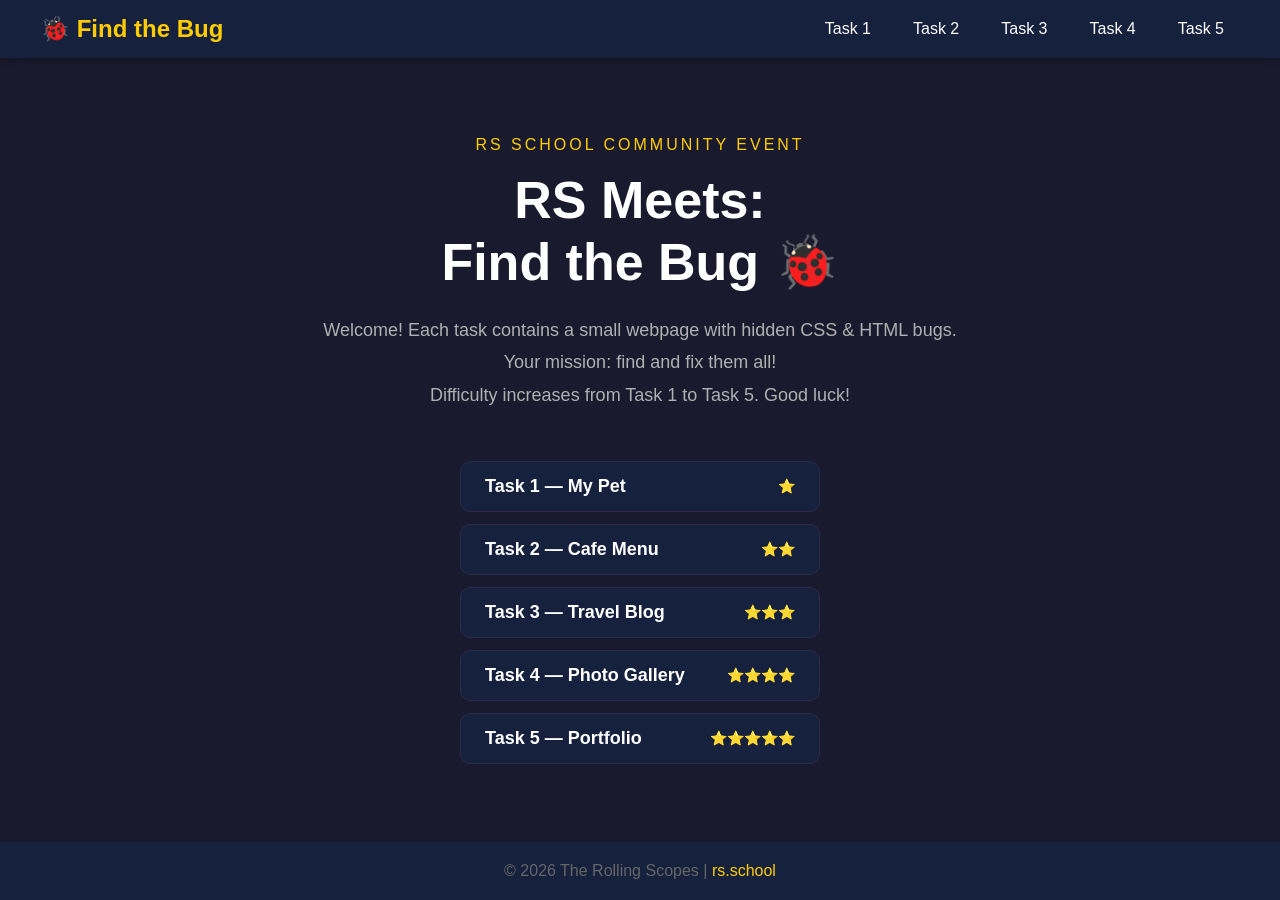
<file: index.html>
<!DOCTYPE html>
<html lang="en">
<head>
    <meta charset="UTF-8">
    <meta name="viewport" content="width=device-width, initial-scale=1.0">
    <title>RS Meets: Find the Bug 🐞</title>
    <link rel="icon" href="data:image/svg+xml,<svg xmlns=%22http://www.w3.org/2000/svg%22 viewBox=%220 0 100 100%22><text y=%22.9em%22 font-size=%2290%22>🐞</text></svg>">
    <link rel="stylesheet" href="styles.css">
</head>
<body>
    <header class="header">
        <nav class="nav">
            <a href="index.html" class="nav-logo">🐞 Find the Bug</a>
            <ul class="nav-links">
                <li><a href="1/index.html">Task 1</a></li>
                <li><a href="2/index.html">Task 2</a></li>
                <li><a href="3/index.html">Task 3</a></li>
                <li><a href="4/index.html">Task 4</a></li>
                <li><a href="5/index.html">Task 5</a></li>
            </ul>
        </nav>
    </header>

    <main class="hero">
        <div class="hero-content">
            <p class="hero-subtitle">RS School Community Event</p>
            <h1 class="hero-title">RS Meets:<br>Find the Bug 🐞</h1>
            <p class="hero-description">
                Welcome! Each task contains a small webpage with hidden CSS &amp; HTML bugs.<br>
                Your mission: find and fix them all!<br>
                Difficulty increases from Task 1 to Task 5. Good luck!
            </p>
            <div class="difficulty">
                <a href="1/index.html" class="difficulty-item">
                    <span class="task-name">Task 1 — My Pet</span>
                    <span class="stars">⭐</span>
                </a>
                <a href="2/index.html" class="difficulty-item">
                    <span class="task-name">Task 2 — Cafe Menu</span>
                    <span class="stars">⭐⭐</span>
                </a>
                <a href="3/index.html" class="difficulty-item">
                    <span class="task-name">Task 3 — Travel Blog</span>
                    <span class="stars">⭐⭐⭐</span>
                </a>
                <a href="4/index.html" class="difficulty-item">
                    <span class="task-name">Task 4 — Photo Gallery</span>
                    <span class="stars">⭐⭐⭐⭐</span>
                </a>
                <a href="5/index.html" class="difficulty-item">
                    <span class="task-name">Task 5 — Portfolio</span>
                    <span class="stars">⭐⭐⭐⭐⭐</span>
                </a>
            </div>
        </div>
    </main>

    <footer class="footer">
        <p>© 2026 The Rolling Scopes | <a href="https://rs.school/" target="_blank">rs.school</a></p>
    </footer>
</body>
</html>
</file>
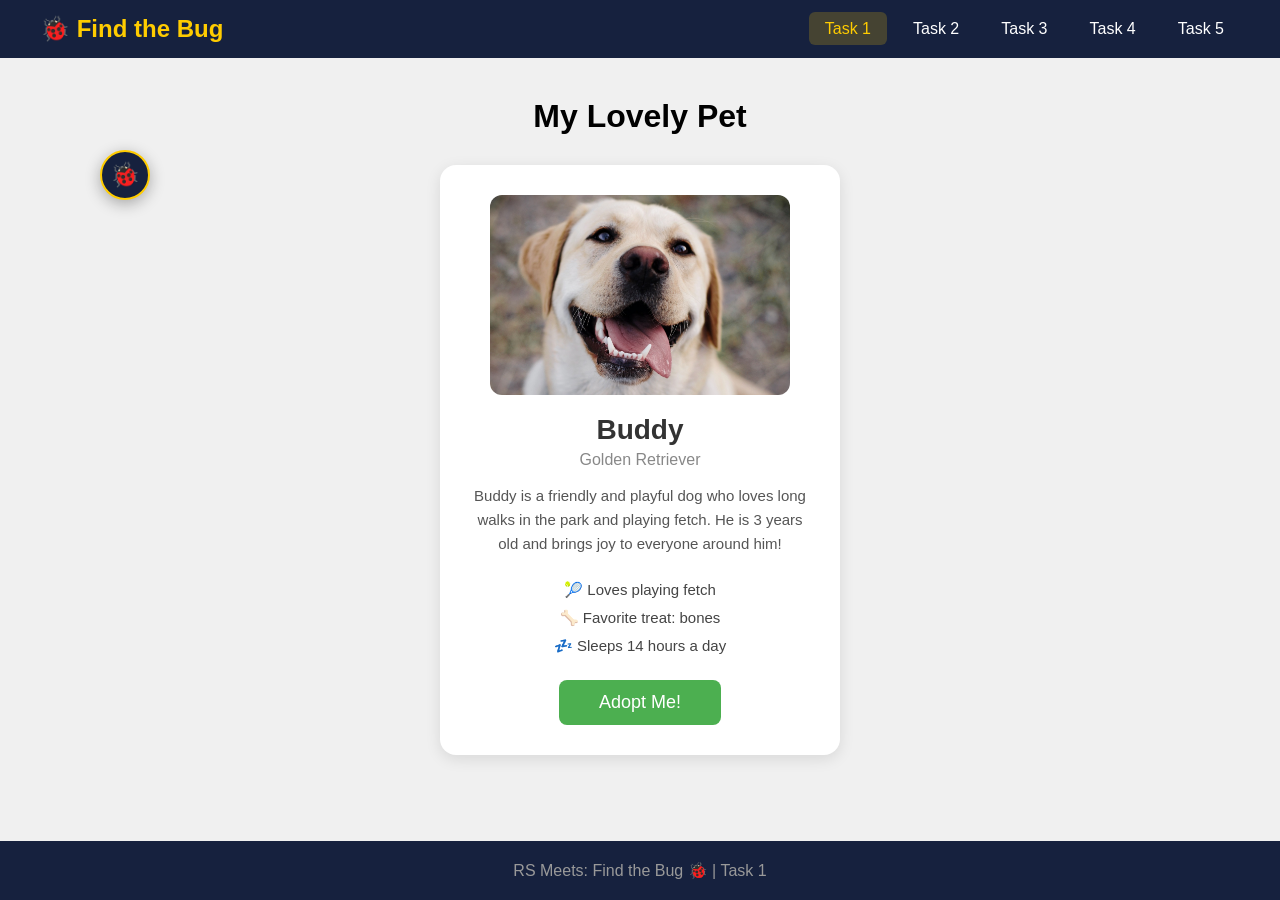
<file: 1/index.html>
<!DOCTYPE html>
<html lang="en">
<head>
    <meta charset="UTF-8">
    <meta name="viewport" content="width=device-width, initial-scale=1.0">
    <title>Task 1 — My Pet</title>
    <link rel="icon" href="data:image/svg+xml,<svg xmlns=%22http://www.w3.org/2000/svg%22 viewBox=%220 0 100 100%22><text y=%22.9em%22 font-size=%2290%22>🐞</text></svg>">
    <link rel="stylesheet" href="../header.css">
    <link rel="stylesheet" href="../hint.css">
    <link rel="stylesheet" href="styles.css">
</head>
<body>
    <header class="header">
        <nav class="nav">
            <a href="../index.html" class="nav-logo">🐞 Find the Bug</a>
            <ul class="nav-links">
                <li><a href="../1/index.html" class="active">Task 1</a></li>
                <li><a href="../2/index.html">Task 2</a></li>
                <li><a href="../3/index.html">Task 3</a></li>
                <li><a href="../4/index.html">Task 4</a></li>
                <li><a href="../5/index.html">Task 5</a></li>
            </ul>
        </nav>
    </header>

    <main class="content">
        <h1 class="page-title">My Lovely Pet</h1>

        <div class="pet-card">
            <img
                class="pet-image"
                src="./../assets/1-dog.jpg"
                alt="Photo of my dog Buddy"
            >
            <h2 class="pet-name">Buddy</h2>
            <p class="pet-breed">Golden Retriever</p>
            <p class="pet-description">
                Buddy is a friendly and playful dog who loves long walks
                in the park and playing fetch. He is 3 years old and
                brings joy to everyone around him!
            </p>
            <ul class="pet-traits">
                <li>🎾 Loves playing fetch</li>
                <li>🦴 Favorite treat: bones</li>
                <li>💤 Sleeps 14 hours a day</li>
            </ul>
            <button class="adopt-button">Adopt Me!</button>
        </div>
    </main>

    <footer class="footer">
        <p>RS Meets: Find the Bug 🐞 | Task 1</p>
    </footer>

    <div class="hint-bug">
        <span class="hint-bug-icon">🐞</span>
        <div class="hint-bug-tooltip">
            <h3>Bugs on this page:</h3>
            <ol>
                <li>Title should be visible (dark on light bg)</li>
                <li>Card content should be centered</li>
                <li>Pet image should be 300px wide</li>
                <li>Pet name should have no strikethrough</li>
                <li>Button should be green (#4CAF50)</li>
            </ol>
        </div>
    </div>
</body>
</html>
</file>
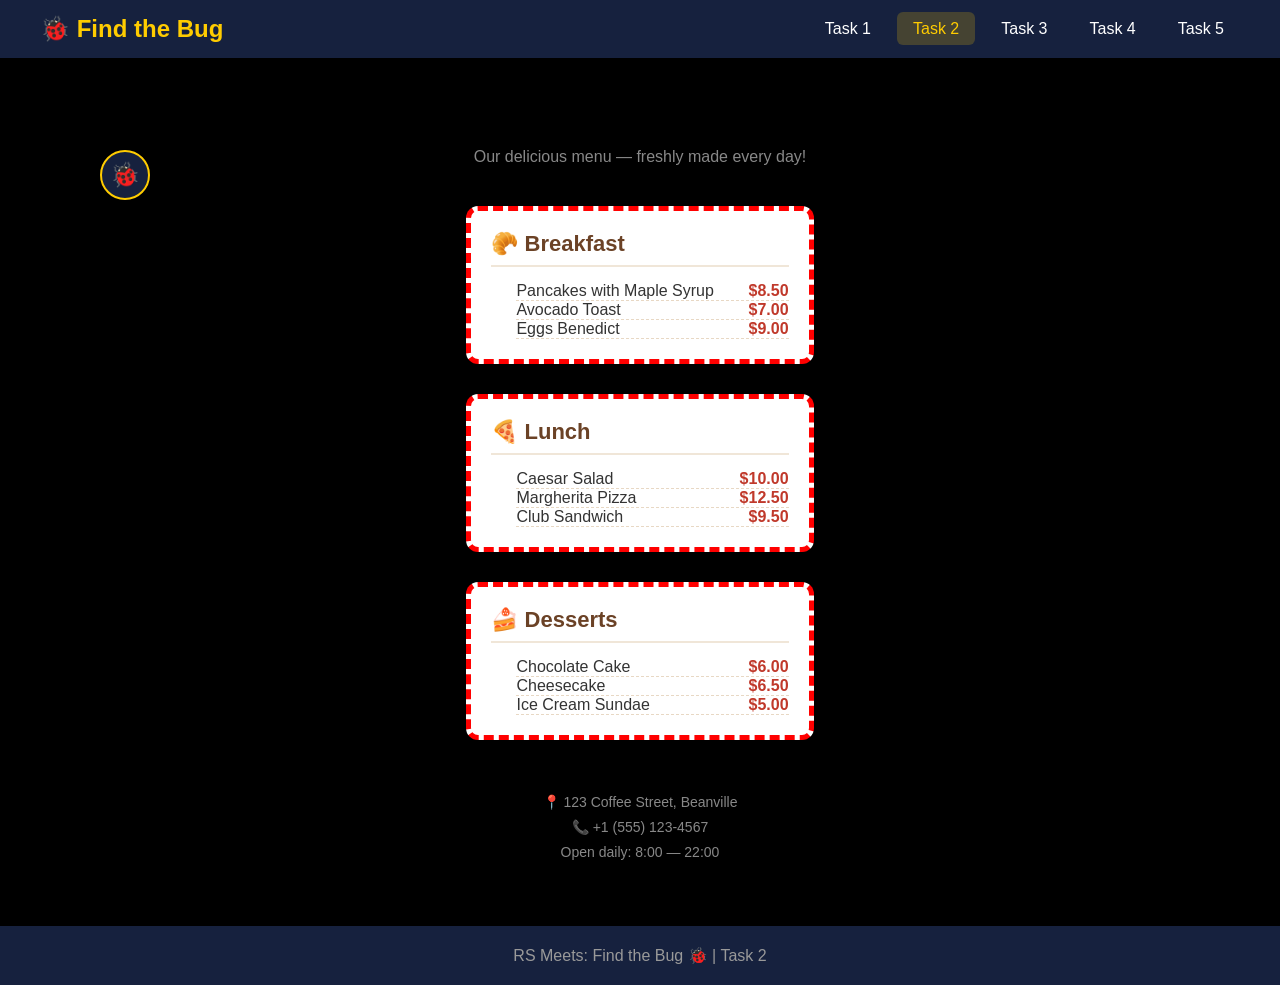
<file: 2/index.html>
<!DOCTYPE html>
<html lang="en">
<head>
    <meta charset="UTF-8">
    <meta name="viewport" content="width=device-width, initial-scale=1.0">
    <title>Task 2 — Cafe Menu</title>
    <link rel="icon" href="data:image/svg+xml,<svg xmlns=%22http://www.w3.org/2000/svg%22 viewBox=%220 0 100 100%22><text y=%22.9em%22 font-size=%2290%22>🐞</text></svg>">
    <link rel="stylesheet" href="../header.css">
    <link rel="stylesheet" href="../hint.css">
    <link rel="stylesheet" href="styles.css">
</head>
<body>
    <header class="header">
        <nav class="nav">
            <a href="../index.html" class="nav-logo">🐞 Find the Bug</a>
            <ul class="nav-links">
                <li><a href="../1/index.html">Task 1</a></li>
                <li><a href="../2/index.html" class="active">Task 2</a></li>
                <li><a href="../3/index.html">Task 3</a></li>
                <li><a href="../4/index.html">Task 4</a></li>
                <li><a href="../5/index.html">Task 5</a></li>
            </ul>
        </nav>
    </header>

    <main class="content">
        <h1 class="menu-title">☕ Cozy Beans Cafe</h1>
        <p class="menu-subtitle">Our delicious menu — freshly made every day!</p>

        <section class="menu-section">
            <h2 class="section-heading">🥐 Breakfast</h2>
            <ol class="menu-list">
                <li>
                    <div class="menu-list-wrapper">
                        <span class="dish-name">Pancakes with Maple Syrup</span>
                        <span class="dish-price">$8.50</span>
                    </div>
                </li>
                <li>
                    <div class="menu-list-wrapper">
                        <span class="dish-name">Avocado Toast</span>
                        <span class="dish-price">$7.00</span>
                    </div>
                </li>
                <li>
                    <div class="menu-list-wrapper">
                        <span class="dish-name">Eggs Benedict</span>
                        <span class="dish-price">$9.00</span>
                    </div>
                </li>
            </ol>
        </section>

        <section class="menu-section">
            <h2 class="section-heading">🍕 Lunch</h2>
            <ol class="menu-list">
                <li>
                    <div class="menu-list-wrapper">
                        <span class="dish-name">Caesar Salad</span>
                        <span class="dish-price">$10.00</span>
                    </div>
                </li>
                <li>
                    <div class="menu-list-wrapper">
                        <span class="dish-name">Margherita Pizza</span>
                        <span class="dish-price">$12.50</span>
                    </div>
                </li>
                <li>
                    <div class="menu-list-wrapper">
                        <span class="dish-name">Club Sandwich</span>
                        <span class="dish-price">$9.50</span>
                    </div>
                </li>
            </ol>
        </section>

        <section class="menu-section">
            <h2 class="section-heading">🍰 Desserts</h2>
            <ol class="menu-list">
                <li>
                    <div class="menu-list-wrapper">
                        <span class="dish-name">Chocolate Cake</span>
                        <span class="dish-price">$6.00</span>
                    </div>
                </li>
                <li>
                    <div class="menu-list-wrapper">
                        <span class="dish-name">Cheesecake</span>
                        <span class="dish-price">$6.50</span>
                    </div>
                </li>
                <li>
                    <div class="menu-list-wrapper">
                        <span class="dish-name">Ice Cream Sundae</span>
                        <span class="dish-price">$5.00</span>
                    </div>
                </li>
            </ol>
        </section>

        <footer class="cafe-footer">
            <p>📍 123 Coffee Street, Beanville</p>
            <p>📞 +1 (555) 123-4567</p>
            <p>Open daily: 8:00 — 22:00</p>
        </footer>
    </main>

    <footer class="footer">
        <p>RS Meets: Find the Bug 🐞 | Task 2</p>
    </footer>

    <div class="hint-bug">
        <span class="hint-bug-icon">🐞</span>
        <div class="hint-bug-tooltip">
            <h3>Bugs on this page:</h3>
            <ol>
                <li>Background should be cream (#fff8f0)</li>
                <li>Cafe title should be visible</li>
                <li>Borders should be thin and solid</li>
                <li>List items should be numbered (1, 2, 3)</li>
                <li>Menu items need vertical padding</li>
            </ol>
        </div>
    </div>
</body>
</html>
</file>
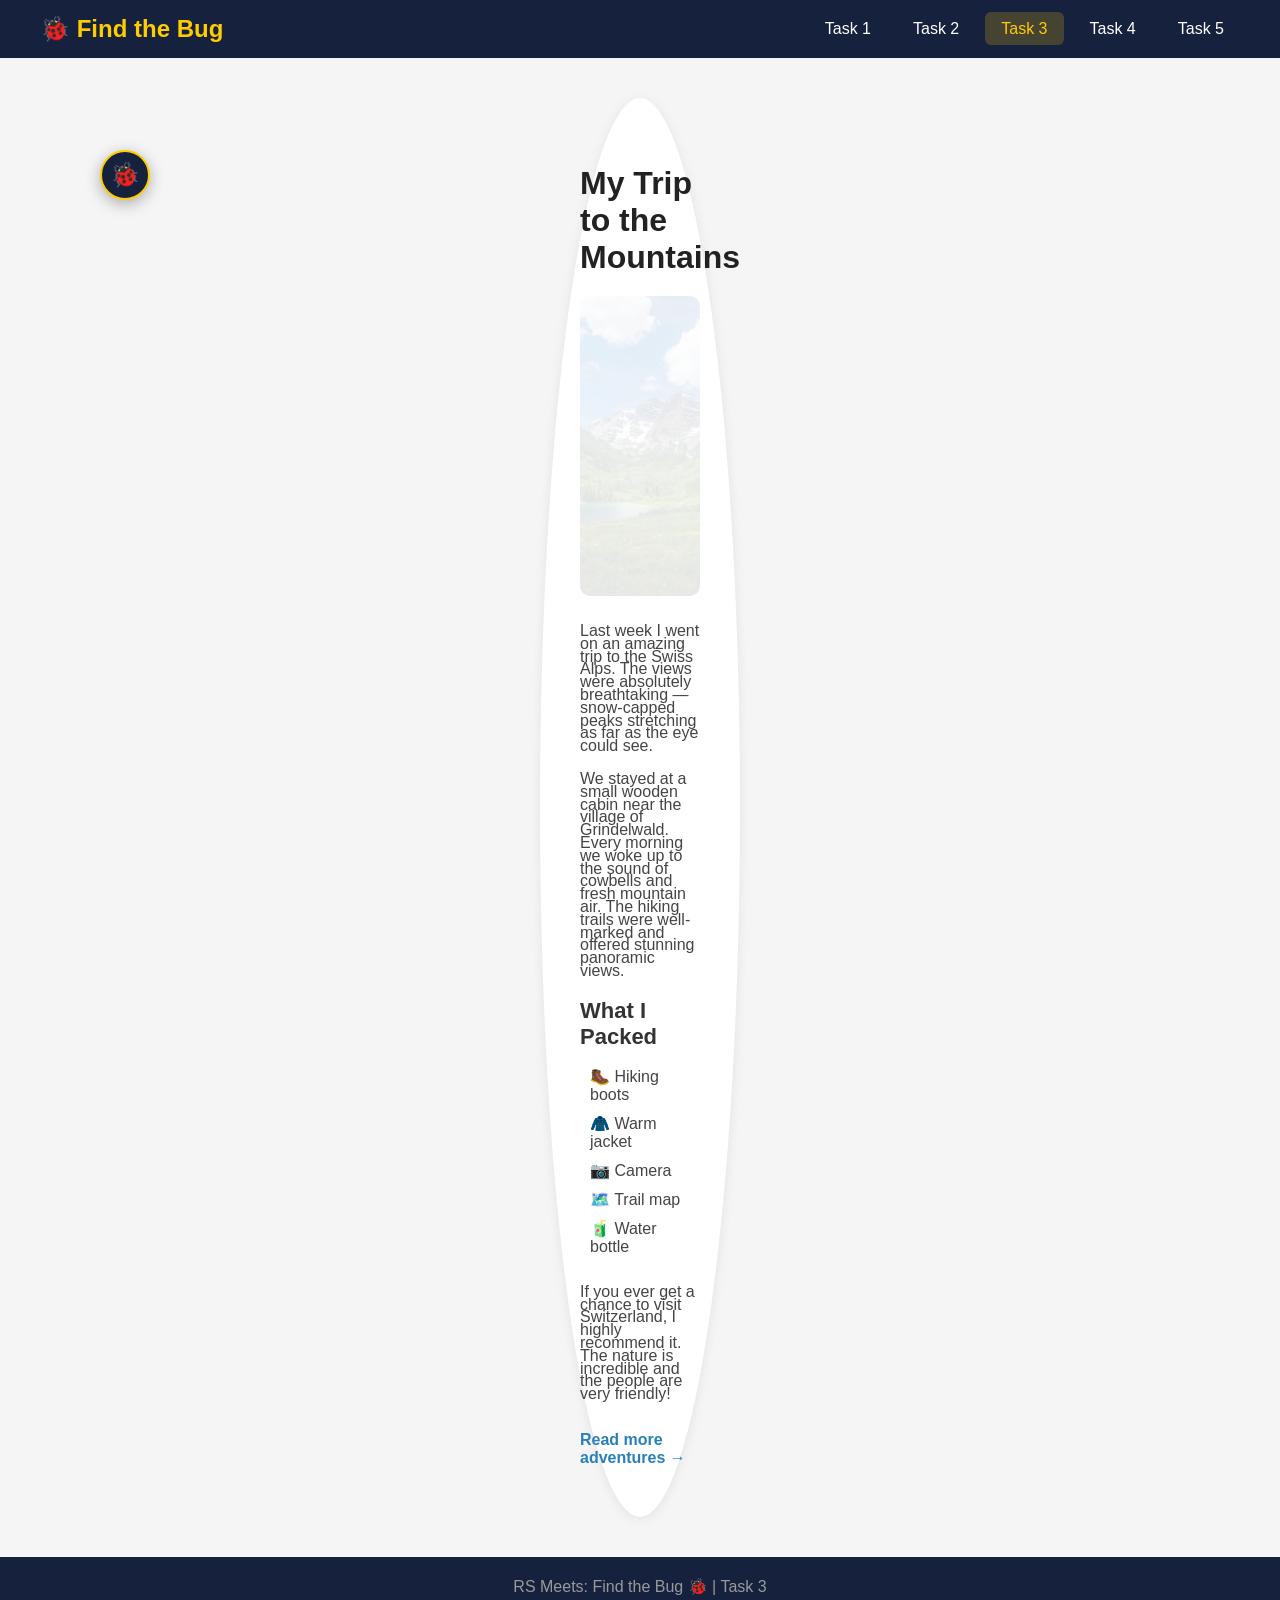
<file: 3/index.html>
<!DOCTYPE html>
<html lang="en">
<head>
    <meta charset="UTF-8">
    <meta name="viewport" content="width=device-width, initial-scale=1.0">
    <title>Task 3 — Travel Blog</title>
    <link rel="icon" href="data:image/svg+xml,<svg xmlns=%22http://www.w3.org/2000/svg%22 viewBox=%220 0 100 100%22><text y=%22.9em%22 font-size=%2290%22>🐞</text></svg>">
    <link rel="stylesheet" href="../header.css">
    <link rel="stylesheet" href="../hint.css">
    <link rel="stylesheet" href="styles.css">
</head>
<body>
    <header class="header">
        <nav class="nav">
            <a href="../index.html" class="nav-logo">🐞 Find the Bug</a>
            <ul class="nav-links">
                <li><a href="../1/index.html">Task 1</a></li>
                <li><a href="../2/index.html">Task 2</a></li>
                <li><a href="../3/index.html" class="active">Task 3</a></li>
                <li><a href="../4/index.html">Task 4</a></li>
                <li><a href="../5/index.html">Task 5</a></li>
            </ul>
        </nav>
    </header>

    <main class="content">
        <article class="blog-post">
            <span class="post-date">📅 March 15, 2026</span>
            <h1 class="post-title">My Trip to the Mountains</h1>

            <img
                class="post-image"
                src="./../assets/3-mountain.jpg"
                alt="Beautiful mountain landscape"
            >

            <p class="post-text">
                Last week I went on an amazing trip to the Swiss Alps.
                The views were absolutely breathtaking — snow-capped peaks
                stretching as far as the eye could see.
            </p>

            <p class="post-text">
                We stayed at a small wooden cabin near the village of Grindelwald.
                Every morning we woke up to the sound of cowbells and fresh mountain air.
                The hiking trails were well-marked and offered stunning panoramic views.
            </p>

            <h2 class="post-subtitle">What I Packed</h2>
            <ul class="packing-list">
                <li>🥾 Hiking boots</li>
                <li>🧥 Warm jacket</li>
                <li>📷 Camera</li>
                <li>🗺️ Trail map</li>
                <li>🧃 Water bottle</li>
            </ul>

            <p class="post-text">
                If you ever get a chance to visit Switzerland, I highly recommend it.
                The nature is incredible and the people are very friendly!
            </p>

            <a href="#" class="read-more">Read more adventures →</a>
        </article>
    </main>

    <footer class="footer">
        <p>RS Meets: Find the Bug 🐞 | Task 3</p>
    </footer>

    <div class="hint-bug">
        <span class="hint-bug-icon">🐞</span>
        <div class="hint-bug-tooltip">
            <h3>Bugs on this page:</h3>
            <ol>
                <li>Article should be ~800px wide</li>
                <li>Date should be visible (gray text)</li>
                <li>Photo should be 100% opacity</li>
                <li>Text lines need comfortable spacing</li>
                <li>Card should have slightly rounded corners</li>
            </ol>
        </div>
    </div>
</body>
</html>
</file>
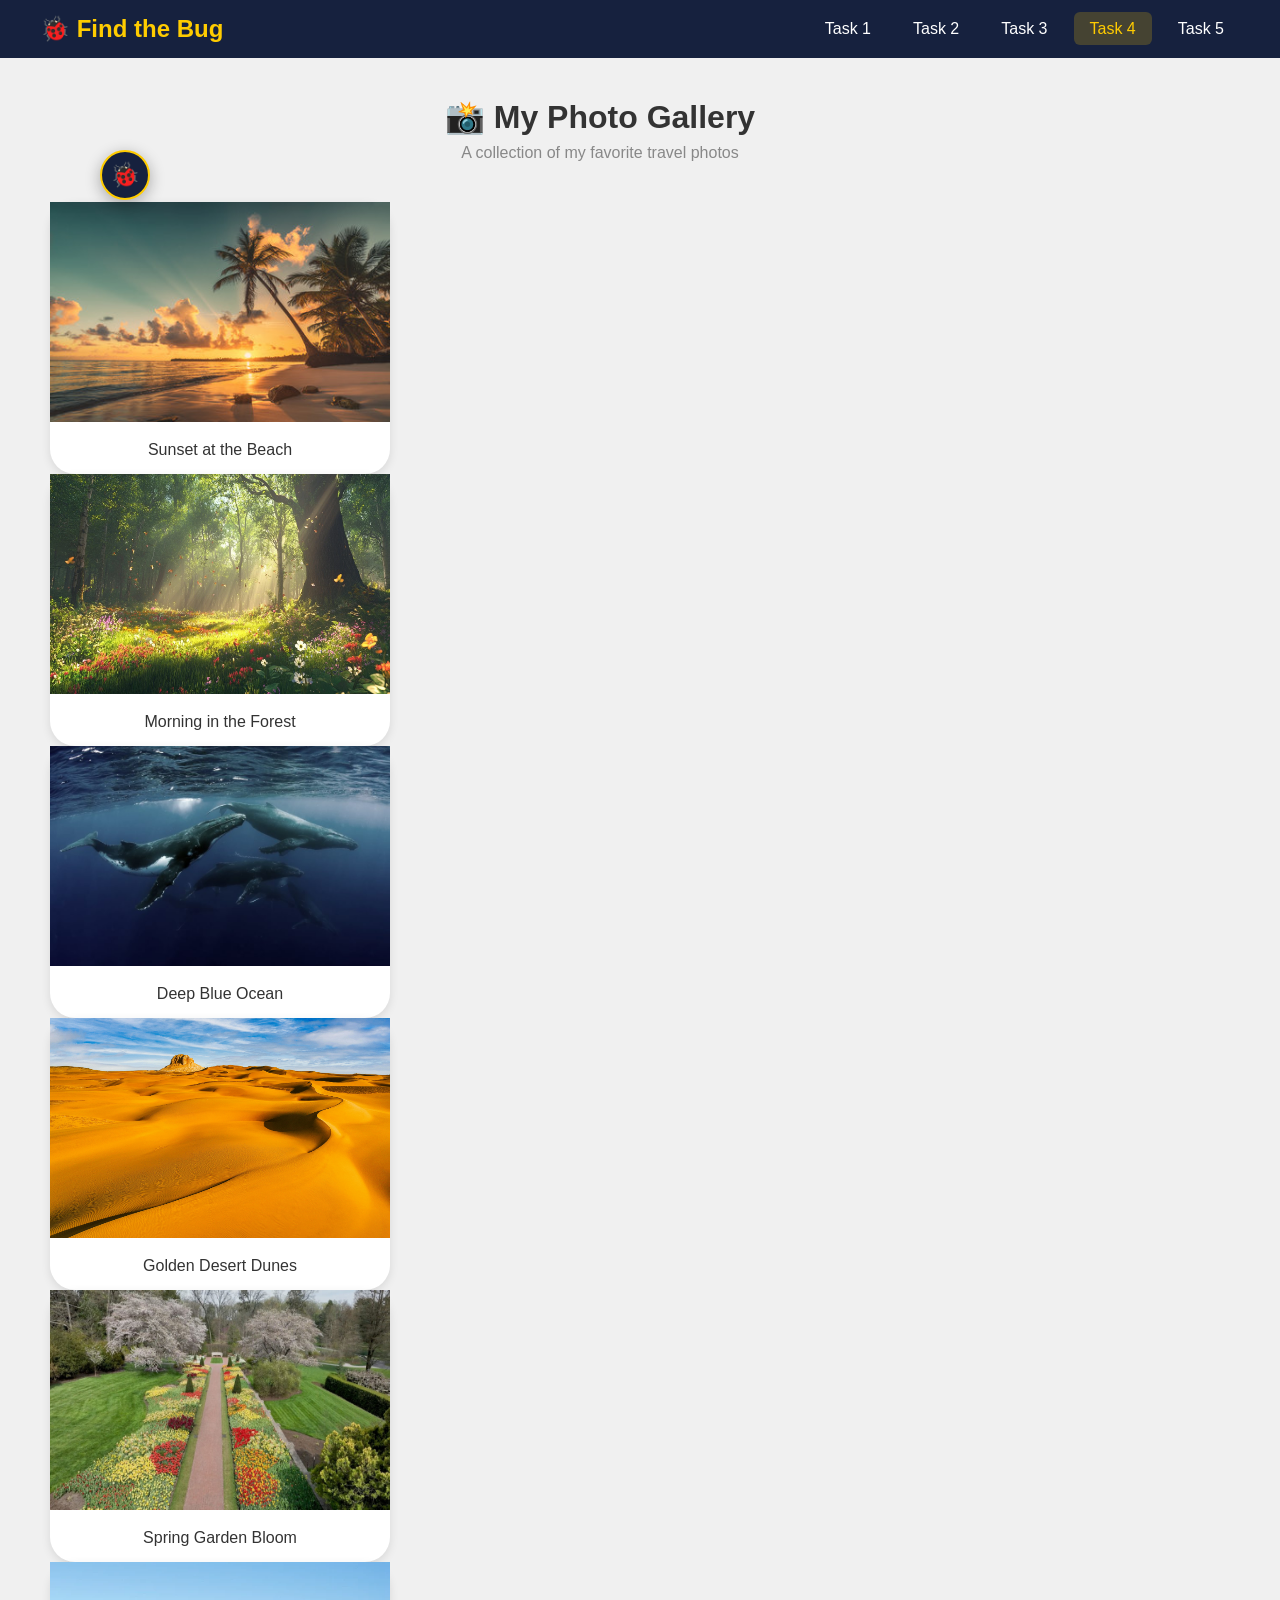
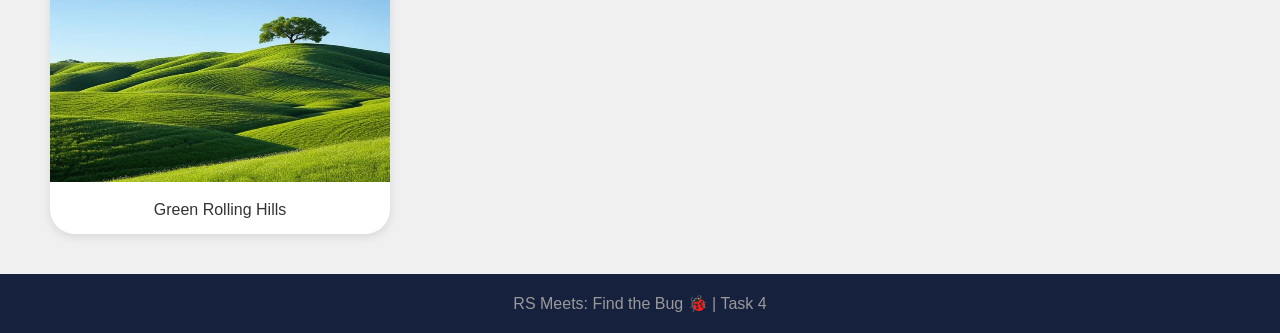
<file: 4/index.html>
<!DOCTYPE html>
<html lang="en">
<head>
    <meta charset="UTF-8">
    <meta name="viewport" content="width=device-width, initial-scale=1.0">
    <title>Task 4 — Photo Gallery</title>
    <link rel="icon" href="data:image/svg+xml,<svg xmlns=%22http://www.w3.org/2000/svg%22 viewBox=%220 0 100 100%22><text y=%22.9em%22 font-size=%2290%22>🐞</text></svg>">
    <link rel="stylesheet" href="../header.css">
    <link rel="stylesheet" href="../hint.css">
    <link rel="stylesheet" href="styles.css">
</head>
<body>
    <header class="header">
        <nav class="nav">
            <a href="../index.html" class="nav-logo">🐞 Find the Bug</a>
            <ul class="nav-links">
                <li><a href="../1/index.html">Task 1</a></li>
                <li><a href="../2/index.html">Task 2</a></li>
                <li><a href="../3/index.html">Task 3</a></li>
                <li><a href="../4/index.html" class="active">Task 4</a></li>
                <li><a href="../5/index.html">Task 5</a></li>
            </ul>
        </nav>
    </header>

    <main class="content">
        <h1 class="gallery-title">📸 My Photo Gallery</h1>
        <p class="gallery-subtitle">A collection of my favorite travel photos</p>

        <div class="gallery">
            <div class="gallery-card">
                <img
                    class="gallery-image"
                    src="./../assets/4-sunset.jpg"
                    alt="Sunset"
                >
                <p class="gallery-caption">Sunset at the Beach</p>
            </div>

            <div class="gallery-card">
                <img
                    class="gallery-image"
                    src="./../assets/4-Forest.webp"
                    alt="Forest"
                >
                <p class="gallery-caption">Morning in the Forest</p>
            </div>

            <div class="gallery-card">
                <img
                    class="gallery-image"
                    src="./../assets/4-Ocean.jpg"
                    alt="Ocean"
                >
                <p class="gallery-caption">Deep Blue Ocean</p>
            </div>

            <div class="gallery-card">
                <img
                    class="gallery-image"
                    src="./../assets/4-Desert.jpeg"
                    alt="Desert"
                >
                <p class="gallery-caption">Golden Desert Dunes</p>
            </div>

            <div class="gallery-card">
                <img
                    class="gallery-image"
                    src="./../assets/4-Spring.jpg"
                    alt="Garden"
                >
                <p class="gallery-caption">Spring Garden Bloom</p>
            </div>

            <div class="gallery-card">
                <img
                    class="gallery-image"
                    src="./../assets/4-Hills.webp"
                    alt="Hills"
                >
                <p class="gallery-caption">Green Rolling Hills</p>
            </div>
        </div>
    </main>

    <footer class="footer">
        <p>RS Meets: Find the Bug 🐞 | Task 4</p>
    </footer>

    <div class="hint-bug">
        <span class="hint-bug-icon">🐞</span>
        <div class="hint-bug-tooltip">
            <h3>Bugs on this page:</h3>
            <ol>
                <li>Photos should be in a flex grid (3 per row)</li>
                <li>Cards should wrap to the next row</li>
                <li>Cards need a ~20px gap between them</li>
                <li>Gallery should be centered</li>
                <li>Photos should be rounded in cards.</li>
            </ol>
        </div>
    </div>
</body>
</html>
</file>
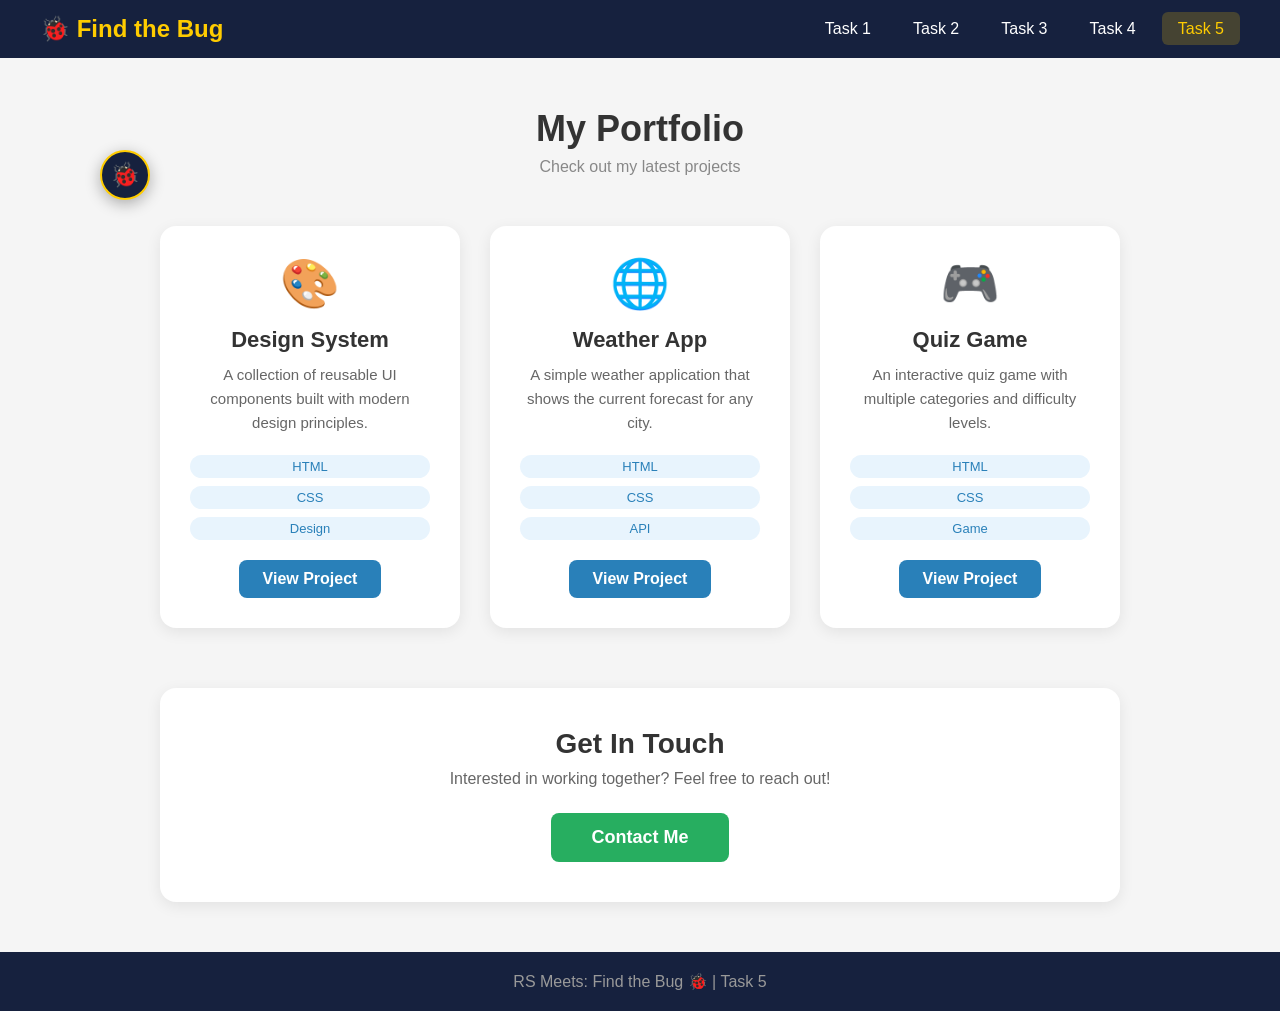
<file: 5/index.html>
<!DOCTYPE html>
<html lang="en">
<head>
    <meta charset="UTF-8">
    <meta name="viewport" content="width=device-width, initial-scale=1.0">
    <title>Task 5 — Portfolio</title>
    <link rel="icon" href="data:image/svg+xml,<svg xmlns=%22http://www.w3.org/2000/svg%22 viewBox=%220 0 100 100%22><text y=%22.9em%22 font-size=%2290%22>🐞</text></svg>">
    <link rel="stylesheet" href="../header.css">
    <link rel="stylesheet" href="../hint.css">
    <link rel="stylesheet" href="styles.css">
</head>
<body>
    <header class="header">
        <nav class="nav">
            <a href="../index.html" class="nav-logo">🐞 Find the Bug</a>
            <ul class="nav-links">
                <li><a href="../1/index.html">Task 1</a></li>
                <li><a href="../2/index.html">Task 2</a></li>
                <li><a href="../3/index.html">Task 3</a></li>
                <li><a href="../4/index.html">Task 4</a></li>
                <li><a href="../5/index.html" class="active">Task 5</a></li>
            </ul>
        </nav>
    </header>

    <main class="content">
        <h1 class="portfolio-title">My Portfolio</h1>
        <p class="portfolio-subtitle">Check out my latest projects</p>

        <div class="projects">
            <div class="project-card">
                <div class="project-icon">🎨</div>
                <h2 class="project-name">Design System</h2>
                <p class="project-description">
                    A collection of reusable UI components built
                    with modern design principles.
                </p>
                <div class="project-tags">
                    <span class="tag">HTML</span>
                    <span class="tag">CSS</span>
                    <span class="tag">Design</span>
                </div>
                <a href="#" class="project-link">View Project</a>
            </div>

            <div class="project-card">
                <div class="project-icon">🌐</div>
                <h2 class="project-name">Weather App</h2>
                <p class="project-description">
                    A simple weather application that shows
                    the current forecast for any city.
                </p>
                <div class="project-tags">
                    <span class="tag">HTML</span>
                    <span class="tag">CSS</span>
                    <span class="tag">API</span>
                </div>
                <a href="#" class="project-link">View Project</a>
            </div>

            <div class="project-card">
                <div class="project-icon">🎮</div>
                <h2 class="project-name">Quiz Game</h2>
                <p class="project-description">
                    An interactive quiz game with multiple
                    categories and difficulty levels.
                </p>
                <div class="project-tags">
                    <span class="tag">HTML</span>
                    <span class="tag">CSS</span>
                    <span class="tag">Game</span>
                </div>
                <a href="#" class="project-link">View Project</a>
            </div>
        </div>

        <section class="contact-section">
            <h2 class="contact-title">Get In Touch</h2>
            <p class="contact-text">
                Interested in working together? Feel free to reach out!
            </p>
            <a href="#" class="contact-button">Contact Me</a>
        </section>
    </main>

    <footer class="footer">
        <p>RS Meets: Find the Bug 🐞 | Task 5</p>
    </footer>

    <div class="hint-bug">
        <span class="hint-bug-icon">🐞</span>
        <div class="hint-bug-tooltip">
            <h3>Bugs on this page:</h3>
            <ol>
                <li>Cards should wrap to the next line</li>
                <li>Cards should lift up + stronger shadow on hover</li>
                <li>Hover effect should have smooth transition on cards</li>
                <li>Tags should be in a horizontal row</li>
                <li>Link (View Project) cursor should be a pointer (hand)</li>
            </ol>
        </div>
    </div>
</body>
</html>
</file>
<file: styles.css>
* {
    margin: 0;
    padding: 0;
    box-sizing: border-box;
}

body {
    font-family: 'Segoe UI', Tahoma, Geneva, Verdana, sans-serif;
    min-height: 100vh;
    display: flex;
    flex-direction: column;
    background: #1a1a2e;
    color: #ffffff;
}

.header {
    background: #16213e;
    padding: 15px 30px;
    box-shadow: 0 2px 10px rgba(0, 0, 0, 0.3);
}

.nav {
    display: flex;
    justify-content: space-between;
    align-items: center;
    max-width: 1200px;
    margin: 0 auto;
}

.nav-logo {
    font-size: 24px;
    font-weight: bold;
    color: #ffcc00;
    text-decoration: none;
}

.nav-links {
    display: flex;
    list-style: none;
    gap: 10px;
}

.nav-links a {
    color: #ffffff;
    text-decoration: none;
    padding: 8px 16px;
    border-radius: 6px;
    transition: background 0.3s;
}

.nav-links a:hover {
    background: rgba(255, 204, 0, 0.2);
    color: #ffcc00;
}

.hero {
    flex: 1;
    display: flex;
    align-items: center;
    justify-content: center;
    text-align: center;
    padding: 60px 20px;
}

.hero-content {
    max-width: 700px;
}

.hero-subtitle {
    color: #ffcc00;
    font-size: 16px;
    text-transform: uppercase;
    letter-spacing: 3px;
    margin-bottom: 15px;
}

.hero-title {
    font-size: 52px;
    margin-bottom: 20px;
    line-height: 1.2;
}

.hero-description {
    font-size: 18px;
    color: #b0b0b0;
    margin-bottom: 50px;
    line-height: 1.8;
}

.difficulty {
    display: flex;
    flex-direction: column;
    gap: 12px;
    align-items: center;
}

.difficulty-item {
    display: flex;
    justify-content: space-between;
    align-items: center;
    width: 360px;
    background: #16213e;
    padding: 14px 24px;
    border-radius: 10px;
    border: 1px solid #2a2a4a;
    text-decoration: none;
    transition: transform 0.3s, border-color 0.3s;
}

.difficulty-item:hover {
    transform: translateX(8px);
    border-color: #ffcc00;
}

.task-name {
    color: #ffffff;
    font-size: 18px;
    font-weight: 600;
}

.stars {
    font-size: 14px;
}

.footer {
    text-align: center;
    padding: 20px;
    color: #666;
    background: #16213e;
}

.footer a {
    color: #ffcc00;
    text-decoration: none;
}
</file>
<file: header.css>
* {
    margin: 0;
    padding: 0;
    box-sizing: border-box;
}

body {
    font-family: 'Segoe UI', Tahoma, Geneva, Verdana, sans-serif;
    min-height: 100vh;
    display: flex;
    flex-direction: column;
}

.header {
    background: #16213e;
    padding: 15px 30px;
}

.nav {
    display: flex;
    justify-content: space-between;
    align-items: center;
    max-width: 1200px;
    margin: 0 auto;
}

.nav-logo {
    font-size: 24px;
    font-weight: bold;
    color: #ffcc00;
    text-decoration: none;
}

.nav-links {
    display: flex;
    list-style: none;
    gap: 10px;
}

.nav-links a {
    color: #ffffff;
    text-decoration: none;
    padding: 8px 16px;
    border-radius: 6px;
    transition: background 0.3s;
}

.nav-links a:hover,
.nav-links a.active {
    background: rgba(255, 204, 0, 0.2);
    color: #ffcc00;
}

.footer {
    text-align: center;
    padding: 20px;
    color: #999;
    background: #16213e;
}
</file>
<file: hint.css>
.hint-bug {
    position: fixed;
    top: 150px;
    left: 100px;
    z-index: 1000;
}

.hint-bug-icon {
    display: flex;
    align-items: center;
    justify-content: center;
    width: 50px;
    height: 50px;
    background: #16213e;
    border: 2px solid #ffcc00;
    border-radius: 50%;
    font-size: 24px;
    cursor: pointer;
    box-shadow: 0 4px 15px rgba(0, 0, 0, 0.3);
    transition: transform 0.3s;
}

.hint-bug:hover .hint-bug-icon {
    transform: scale(1.1);
}

.hint-bug-tooltip {
    position: absolute;
    top: 60px;
    left: 0;
    background: #16213e;
    color: #ffffff;
    padding: 20px;
    border-radius: 12px;
    border: 1px solid #ffcc00;
    width: 280px;
    box-shadow: 0 8px 25px rgba(0, 0, 0, 0.4);
    opacity: 0;
    visibility: hidden;
    transform: translateY(10px);
    transition: opacity 0.3s, visibility 0.3s, transform 0.3s;
}

.hint-bug:hover .hint-bug-tooltip {
    opacity: 1;
    visibility: visible;
    transform: translateY(0);
}

.hint-bug-tooltip h3 {
    color: #ffcc00;
    font-size: 14px;
    margin-bottom: 10px;
}

.hint-bug-tooltip ol {
    padding-left: 18px;
    font-size: 13px;
    line-height: 1.8;
}
</file>
<file: 1/styles.css>
body {
    background: #f0f0f0;
}

.content {
    flex: 1;
    padding: 40px 20px;
    display: flex;
    flex-direction: column;
    align-items: center;
}

.page-title {
    color: black;
    font-size: 32px;
    margin-bottom: 30px;
}

.pet-card {
    background: #ffffff;
    border-radius: 16px;
    padding: 30px;
    max-width: 400px;
    box-shadow: 0 4px 15px rgba(0, 0, 0, 0.1);

    text-align: center;
}

.pet-image {
    width: 300px;
    height: 200px;
    object-fit: cover;
    border-radius: 12px;
    margin-bottom: 15px;
}

.pet-name {
    font-size: 28px;
    color: #333;
    margin-bottom: 5px;
}

.pet-breed {
    color: #888;
    font-size: 16px;
    margin-bottom: 15px;
}

.pet-description {
    color: #555;
    font-size: 15px;
    line-height: 1.6;
    margin-bottom: 20px;
}

.pet-traits {
    list-style: none;
    margin-bottom: 20px;
}

.pet-traits li {
    padding: 5px 0;
    font-size: 15px;
    color: #444;
}

.adopt-button {
    background-color: #4CAF50;
    color: white;
    border: none;
    padding: 12px 40px;
    font-size: 18px;
    border-radius: 8px;
    cursor: pointer;
}
</file>
<file: 2/styles.css>
body {
    background: #000000;
}

.content {
    flex: 1;
    padding: 40px 20px;
    max-width: 700px;
    margin: 0 auto;
}

.menu-title {
    font-size: 36px;
    color: #4a2c2a;
    text-align: center;
    margin-bottom: 8px;
    visibility: hidden;
}

.menu-subtitle {
    text-align: center;
    color: #888;
    font-size: 16px;
    margin-bottom: 40px;
}

.menu-section {
    margin-bottom: 30px;
    padding: 20px;
    background: #ffffff;
    border-radius: 12px;

    border: 5px dashed red;
}

.section-heading {
    font-size: 22px;
    color: #6b4226;
    margin-bottom: 15px;
    padding-bottom: 8px;
    border-bottom: 2px solid #f0e6d8;
}

.menu-list {
    list-style-type: none;
    padding-left: 25px;
}

.menu-list-wrapper {
    display: flex;
    justify-content: space-between;
    align-items: center;

    padding: 0;
    border-bottom: 1px dashed #e8d8c4;
}

.dish-name {
    font-size: 16px;
    color: #333;
}

.dish-price {
    font-weight: bold;
    font-size: 16px;
    color: #c0392b;
}

.cafe-footer {
    text-align: center;
    margin-top: 30px;
    padding: 20px;
    color: #888;
    font-size: 14px;
    line-height: 1.8;
}
</file>
<file: 3/styles.css>
body {
    background: #f5f5f5;
}

.content {
    flex: 1;
    padding: 40px 20px;
    display: flex;
    justify-content: center;
}

.blog-post {
    background: #ffffff;
    max-width: 200px;
    padding: 40px;
    border-radius: 12px;
    box-shadow: 0 2px 12px rgba(0, 0, 0, 0.08);
}

.post-date {
    display: inline-block;
    color: transparent;
    font-size: 14px;
    margin-bottom: 10px;
}

.post-title {
    font-size: 32px;
    color: #222;
    margin-bottom: 20px;
}

.post-image {
    width: 100%;
    height: 300px;
    object-fit: cover;
    border-radius: 10px;
    margin-bottom: 25px;
    opacity: 0.1;
}

.post-text {
    font-size: 16px;
    color: #444;
    line-height: 0.8;
    margin-bottom: 20px;
}

.post-subtitle {
    font-size: 22px;
    color: #333;
    margin-bottom: 12px;
}

.packing-list {
    list-style: none;
    margin-bottom: 25px;
    padding-left: 10px;
}

.packing-list li {
    padding: 5px 0;
    font-size: 16px;
    color: #444;
}

.blog-post {
    border-radius: 50%;
}

.read-more {
    display: inline-block;
    color: #2980b9;
    font-size: 16px;
    font-weight: 600;
    text-decoration: none;
    padding: 10px 0;
}

.read-more:hover {
    text-decoration: underline;
}
</file>
<file: 4/styles.css>
body {
    background: #f0f0f0;
}

.content {
    flex: 1;
    padding: 40px 20px;
    max-width: 1200px;
}

.gallery-title {
    font-size: 32px;
    color: #333;
    text-align: center;
    margin-bottom: 8px;
}

.gallery-subtitle {
    text-align: center;
    color: #888;
    font-size: 16px;
    margin-bottom: 40px;
}

.gallery {
    display: block;
    max-width: 1100px;
    margin: 0 auto;
    gap: 0;
}

.gallery-card {
    background: #ffffff;
    border-radius: 25px;
    box-shadow: 0 3px 10px rgba(0, 0, 0, 0.1);
    width: 340px;
}

.gallery-image {
    width: 100%;
    height: 220px;
    object-fit: fill;
}

.gallery-caption {
    padding: 15px;
    font-size: 16px;
    color: #333;
    text-align: center;
    font-weight: 500;
}
</file>
<file: 5/styles.css>
body {
    background: #f5f5f5;
}

.content {
    flex: 1;
    padding: 50px 20px;
    max-width: 1100px;
    margin: 0 auto;
}

.portfolio-title {
    font-size: 36px;
    color: #333;
    text-align: center;
    margin-bottom: 8px;
}

.portfolio-subtitle {
    text-align: center;
    color: #888;
    font-size: 16px;
    margin-bottom: 50px;
}

.projects {
    display: flex;
    justify-content: center;
    gap: 30px;
    margin-bottom: 60px;

}

.project-card {
    background: #ffffff;
    border-radius: 16px;
    padding: 30px;
    width: 300px;
    box-shadow: 0 4px 15px rgba(0, 0, 0, 0.08);
    text-align: center;

}

.project-card:hover {
    box-shadow: 0 4px 15px rgba(0, 0, 0, 0.08);
}

.project-icon {
    font-size: 48px;
    margin-bottom: 15px;
}

.project-name {
    font-size: 22px;
    color: #333;
    margin-bottom: 10px;
}

.project-description {
    font-size: 15px;
    color: #666;
    line-height: 1.6;
    margin-bottom: 20px;
}

.project-tags {
    display: flex;
    justify-content: center;
    gap: 8px;
    margin-bottom: 20px;

    flex-direction: column;
}

.tag {
    background: #e8f4fd;
    color: #2980b9;
    padding: 4px 12px;
    border-radius: 20px;
    font-size: 13px;
    font-weight: 500;
}

.project-link {
    display: inline-block;
    background: #2980b9;
    color: #ffffff;
    text-decoration: none;
    padding: 10px 24px;
    border-radius: 8px;
    font-weight: 600;
    cursor: default;
    transition: background 0.3s;
}

.project-link:hover {
    background: #1a5276;
}

.contact-section {
    text-align: center;
    background: #ffffff;
    padding: 40px;
    border-radius: 16px;
    box-shadow: 0 4px 15px rgba(0, 0, 0, 0.08);
}

.contact-title {
    font-size: 28px;
    color: #333;
    margin-bottom: 10px;
}

.contact-text {
    color: #666;
    font-size: 16px;
    margin-bottom: 25px;
}

.contact-button {
    display: inline-block;
    background: #27ae60;
    color: #ffffff;
    text-decoration: none;
    padding: 14px 40px;
    border-radius: 8px;
    font-size: 18px;
    font-weight: 600;
    cursor: pointer;
    transition: background 0.3s;
}

.contact-button:hover {
    background: #1e8449;
}
</file>
